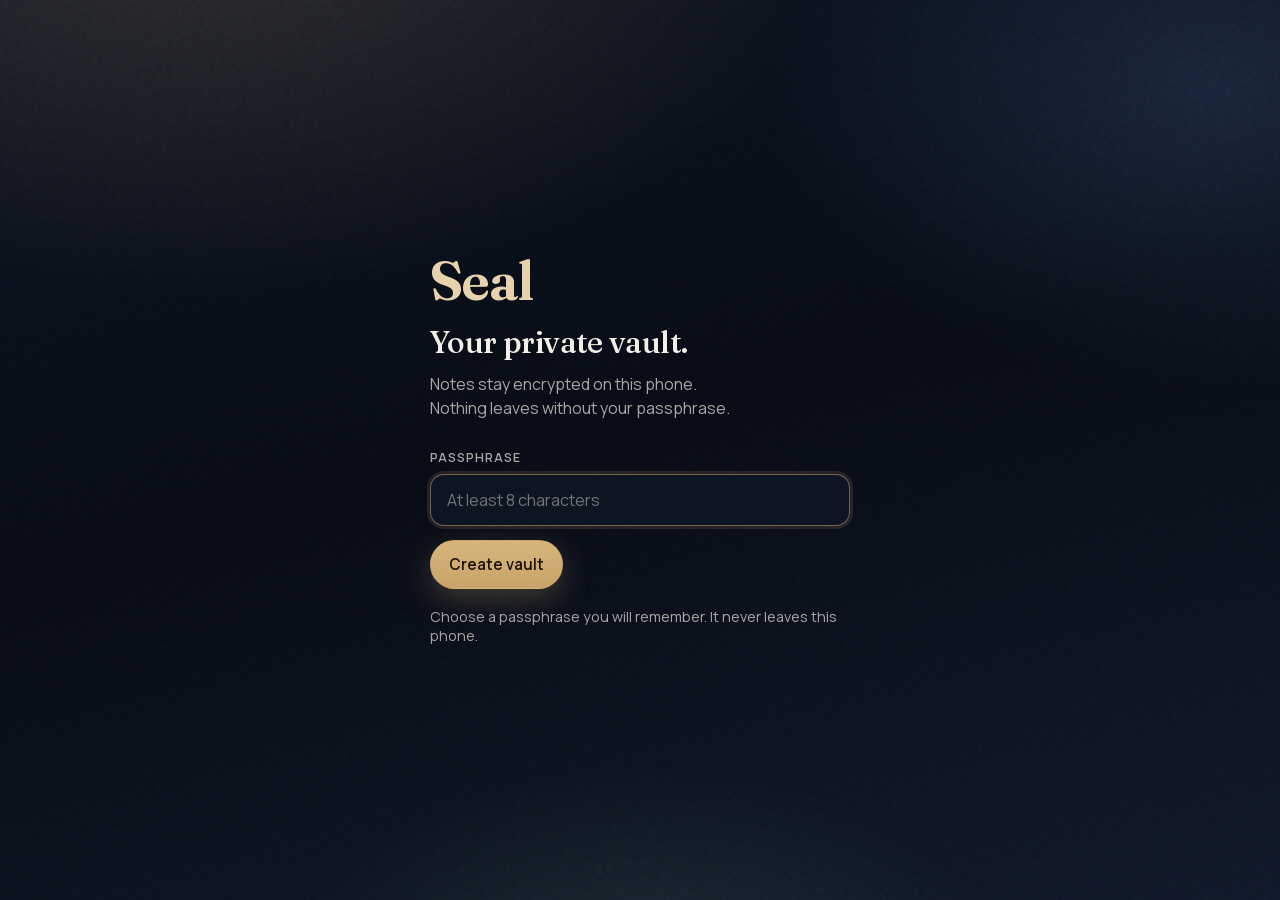
<file: seal/index.html>
<!DOCTYPE html>
<html lang="en">
<head>
  <meta charset="utf-8">
  <meta name="viewport" content="width=device-width, initial-scale=1, viewport-fit=cover">
  <meta name="robots" content="noindex, nofollow, noarchive">
  <meta name="referrer" content="no-referrer">
  <meta name="theme-color" content="#0b1220">
  <meta name="apple-mobile-web-app-capable" content="yes">
  <meta name="apple-mobile-web-app-status-bar-style" content="black-translucent">
  <meta name="apple-mobile-web-app-title" content="Seal">
  <meta name="description" content="Private notes vault for your iPhone. Encrypted on device.">
  <title>Seal</title>
  <link rel="icon" href="favicon.svg" type="image/svg+xml">
  <link rel="apple-touch-icon" href="favicon.svg">
  <link rel="stylesheet" href="fonts/fonts.css">
  <link rel="stylesheet" href="styles.css">
</head>
<body>
  <div class="atmosphere" aria-hidden="true"></div>

  <section id="gate" class="gate" aria-label="Unlock Seal">
    <div class="gate-inner">
      <p class="brand">Seal</p>
      <h1 class="headline">Your private vault.</h1>
      <p class="lede">Notes stay encrypted on this phone. Nothing leaves without your passphrase.</p>
      <form id="unlock-form" class="unlock" autocomplete="off">
        <label class="field">
          <span class="field-label">Passphrase</span>
          <input
            id="passphrase"
            name="passphrase"
            type="password"
            enterkeyhint="go"
            autocomplete="current-password"
            spellcheck="false"
            required
            minlength="8"
            placeholder="At least 8 characters"
          >
        </label>
        <div class="cta-row">
          <button type="submit" class="btn primary" id="unlock-btn">Unlock</button>
        </div>
        <p class="hint" id="gate-hint"></p>
      </form>
    </div>
  </section>

  <section id="vault" class="vault" hidden aria-label="Vault">
    <header class="topbar">
      <div>
        <p class="brand tiny">Seal</p>
        <p class="who" id="status-line">Unlocked on this device</p>
      </div>
      <button type="button" class="btn icon" id="lock-btn" aria-label="Lock vault">Lock</button>
    </header>

    <div class="composer">
      <label class="field">
        <span class="field-label">New note</span>
        <textarea id="note-body" rows="3" placeholder="Write something only you should see…" maxlength="4000"></textarea>
      </label>
      <button type="button" class="btn primary" id="save-btn">Save note</button>
    </div>

    <div class="list-head">
      <h2>Notes</h2>
      <span id="note-count">0</span>
    </div>
    <ul id="note-list" class="note-list"></ul>
    <p class="empty" id="empty-state" hidden>No notes yet. Your first one stays sealed on this phone.</p>
  </section>

  <script src="app.js" type="module"></script>
</body>
</html>
</file>
<file: seal/fonts/fonts.css>
/* vietnamese */
@font-face {
  font-family: 'Fraunces';
  font-style: normal;
  font-weight: 500;
  font-display: swap;
  src: url(f0.woff2) format('woff2');
  unicode-range: U+0102-0103, U+0110-0111, U+0128-0129, U+0168-0169, U+01A0-01A1, U+01AF-01B0, U+0300-0301, U+0303-0304, U+0308-0309, U+0323, U+0329, U+1EA0-1EF9, U+20AB;
}
/* latin-ext */
@font-face {
  font-family: 'Fraunces';
  font-style: normal;
  font-weight: 500;
  font-display: swap;
  src: url(f1.woff2) format('woff2');
  unicode-range: U+0100-02BA, U+02BD-02C5, U+02C7-02CC, U+02CE-02D7, U+02DD-02FF, U+0304, U+0308, U+0329, U+1D00-1DBF, U+1E00-1E9F, U+1EF2-1EFF, U+2020, U+20A0-20AB, U+20AD-20C4, U+2113, U+2C60-2C7F, U+A720-A7FF;
}
/* latin */
@font-face {
  font-family: 'Fraunces';
  font-style: normal;
  font-weight: 500;
  font-display: swap;
  src: url(f2.woff2) format('woff2');
  unicode-range: U+0000-00FF, U+0131, U+0152-0153, U+02BB-02BC, U+02C6, U+02DA, U+02DC, U+0304, U+0308, U+0329, U+2000-206F, U+20AC, U+2122, U+2191, U+2193, U+2212, U+2215, U+FEFF, U+FFFD;
}
/* vietnamese */
@font-face {
  font-family: 'Fraunces';
  font-style: normal;
  font-weight: 650;
  font-display: swap;
  src: url(f0.woff2) format('woff2');
  unicode-range: U+0102-0103, U+0110-0111, U+0128-0129, U+0168-0169, U+01A0-01A1, U+01AF-01B0, U+0300-0301, U+0303-0304, U+0308-0309, U+0323, U+0329, U+1EA0-1EF9, U+20AB;
}
/* latin-ext */
@font-face {
  font-family: 'Fraunces';
  font-style: normal;
  font-weight: 650;
  font-display: swap;
  src: url(f1.woff2) format('woff2');
  unicode-range: U+0100-02BA, U+02BD-02C5, U+02C7-02CC, U+02CE-02D7, U+02DD-02FF, U+0304, U+0308, U+0329, U+1D00-1DBF, U+1E00-1E9F, U+1EF2-1EFF, U+2020, U+20A0-20AB, U+20AD-20C4, U+2113, U+2C60-2C7F, U+A720-A7FF;
}
/* latin */
@font-face {
  font-family: 'Fraunces';
  font-style: normal;
  font-weight: 650;
  font-display: swap;
  src: url(f2.woff2) format('woff2');
  unicode-range: U+0000-00FF, U+0131, U+0152-0153, U+02BB-02BC, U+02C6, U+02DA, U+02DC, U+0304, U+0308, U+0329, U+2000-206F, U+20AC, U+2122, U+2191, U+2193, U+2212, U+2215, U+FEFF, U+FFFD;
}
/* cyrillic-ext */
@font-face {
  font-family: 'Manrope';
  font-style: normal;
  font-weight: 400;
  font-display: swap;
  src: url(f3.woff2) format('woff2');
  unicode-range: U+0460-052F, U+1C80-1C8A, U+20B4, U+2DE0-2DFF, U+A640-A69F, U+FE2E-FE2F;
}
/* cyrillic */
@font-face {
  font-family: 'Manrope';
  font-style: normal;
  font-weight: 400;
  font-display: swap;
  src: url(f4.woff2) format('woff2');
  unicode-range: U+0301, U+0400-045F, U+0490-0491, U+04B0-04B1, U+2116;
}
/* greek */
@font-face {
  font-family: 'Manrope';
  font-style: normal;
  font-weight: 400;
  font-display: swap;
  src: url(f5.woff2) format('woff2');
  unicode-range: U+0370-0377, U+037A-037F, U+0384-038A, U+038C, U+038E-03A1, U+03A3-03FF;
}
/* vietnamese */
@font-face {
  font-family: 'Manrope';
  font-style: normal;
  font-weight: 400;
  font-display: swap;
  src: url(f6.woff2) format('woff2');
  unicode-range: U+0102-0103, U+0110-0111, U+0128-0129, U+0168-0169, U+01A0-01A1, U+01AF-01B0, U+0300-0301, U+0303-0304, U+0308-0309, U+0323, U+0329, U+1EA0-1EF9, U+20AB;
}
/* latin-ext */
@font-face {
  font-family: 'Manrope';
  font-style: normal;
  font-weight: 400;
  font-display: swap;
  src: url(f7.woff2) format('woff2');
  unicode-range: U+0100-02BA, U+02BD-02C5, U+02C7-02CC, U+02CE-02D7, U+02DD-02FF, U+0304, U+0308, U+0329, U+1D00-1DBF, U+1E00-1E9F, U+1EF2-1EFF, U+2020, U+20A0-20AB, U+20AD-20C4, U+2113, U+2C60-2C7F, U+A720-A7FF;
}
/* latin */
@font-face {
  font-family: 'Manrope';
  font-style: normal;
  font-weight: 400;
  font-display: swap;
  src: url(f8.woff2) format('woff2');
  unicode-range: U+0000-00FF, U+0131, U+0152-0153, U+02BB-02BC, U+02C6, U+02DA, U+02DC, U+0304, U+0308, U+0329, U+2000-206F, U+20AC, U+2122, U+2191, U+2193, U+2212, U+2215, U+FEFF, U+FFFD;
}
/* cyrillic-ext */
@font-face {
  font-family: 'Manrope';
  font-style: normal;
  font-weight: 500;
  font-display: swap;
  src: url(f3.woff2) format('woff2');
  unicode-range: U+0460-052F, U+1C80-1C8A, U+20B4, U+2DE0-2DFF, U+A640-A69F, U+FE2E-FE2F;
}
/* cyrillic */
@font-face {
  font-family: 'Manrope';
  font-style: normal;
  font-weight: 500;
  font-display: swap;
  src: url(f4.woff2) format('woff2');
  unicode-range: U+0301, U+0400-045F, U+0490-0491, U+04B0-04B1, U+2116;
}
/* greek */
@font-face {
  font-family: 'Manrope';
  font-style: normal;
  font-weight: 500;
  font-display: swap;
  src: url(f5.woff2) format('woff2');
  unicode-range: U+0370-0377, U+037A-037F, U+0384-038A, U+038C, U+038E-03A1, U+03A3-03FF;
}
/* vietnamese */
@font-face {
  font-family: 'Manrope';
  font-style: normal;
  font-weight: 500;
  font-display: swap;
  src: url(f6.woff2) format('woff2');
  unicode-range: U+0102-0103, U+0110-0111, U+0128-0129, U+0168-0169, U+01A0-01A1, U+01AF-01B0, U+0300-0301, U+0303-0304, U+0308-0309, U+0323, U+0329, U+1EA0-1EF9, U+20AB;
}
/* latin-ext */
@font-face {
  font-family: 'Manrope';
  font-style: normal;
  font-weight: 500;
  font-display: swap;
  src: url(f7.woff2) format('woff2');
  unicode-range: U+0100-02BA, U+02BD-02C5, U+02C7-02CC, U+02CE-02D7, U+02DD-02FF, U+0304, U+0308, U+0329, U+1D00-1DBF, U+1E00-1E9F, U+1EF2-1EFF, U+2020, U+20A0-20AB, U+20AD-20C4, U+2113, U+2C60-2C7F, U+A720-A7FF;
}
/* latin */
@font-face {
  font-family: 'Manrope';
  font-style: normal;
  font-weight: 500;
  font-display: swap;
  src: url(f8.woff2) format('woff2');
  unicode-range: U+0000-00FF, U+0131, U+0152-0153, U+02BB-02BC, U+02C6, U+02DA, U+02DC, U+0304, U+0308, U+0329, U+2000-206F, U+20AC, U+2122, U+2191, U+2193, U+2212, U+2215, U+FEFF, U+FFFD;
}
/* cyrillic-ext */
@font-face {
  font-family: 'Manrope';
  font-style: normal;
  font-weight: 600;
  font-display: swap;
  src: url(f3.woff2) format('woff2');
  unicode-range: U+0460-052F, U+1C80-1C8A, U+20B4, U+2DE0-2DFF, U+A640-A69F, U+FE2E-FE2F;
}
/* cyrillic */
@font-face {
  font-family: 'Manrope';
  font-style: normal;
  font-weight: 600;
  font-display: swap;
  src: url(f4.woff2) format('woff2');
  unicode-range: U+0301, U+0400-045F, U+0490-0491, U+04B0-04B1, U+2116;
}
/* greek */
@font-face {
  font-family: 'Manrope';
  font-style: normal;
  font-weight: 600;
  font-display: swap;
  src: url(f5.woff2) format('woff2');
  unicode-range: U+0370-0377, U+037A-037F, U+0384-038A, U+038C, U+038E-03A1, U+03A3-03FF;
}
/* vietnamese */
@font-face {
  font-family: 'Manrope';
  font-style: normal;
  font-weight: 600;
  font-display: swap;
  src: url(f6.woff2) format('woff2');
  unicode-range: U+0102-0103, U+0110-0111, U+0128-0129, U+0168-0169, U+01A0-01A1, U+01AF-01B0, U+0300-0301, U+0303-0304, U+0308-0309, U+0323, U+0329, U+1EA0-1EF9, U+20AB;
}
/* latin-ext */
@font-face {
  font-family: 'Manrope';
  font-style: normal;
  font-weight: 600;
  font-display: swap;
  src: url(f7.woff2) format('woff2');
  unicode-range: U+0100-02BA, U+02BD-02C5, U+02C7-02CC, U+02CE-02D7, U+02DD-02FF, U+0304, U+0308, U+0329, U+1D00-1DBF, U+1E00-1E9F, U+1EF2-1EFF, U+2020, U+20A0-20AB, U+20AD-20C4, U+2113, U+2C60-2C7F, U+A720-A7FF;
}
/* latin */
@font-face {
  font-family: 'Manrope';
  font-style: normal;
  font-weight: 600;
  font-display: swap;
  src: url(f8.woff2) format('woff2');
  unicode-range: U+0000-00FF, U+0131, U+0152-0153, U+02BB-02BC, U+02C6, U+02DA, U+02DC, U+0304, U+0308, U+0329, U+2000-206F, U+20AC, U+2122, U+2191, U+2193, U+2212, U+2215, U+FEFF, U+FFFD;
}
/* cyrillic-ext */
@font-face {
  font-family: 'Manrope';
  font-style: normal;
  font-weight: 700;
  font-display: swap;
  src: url(f3.woff2) format('woff2');
  unicode-range: U+0460-052F, U+1C80-1C8A, U+20B4, U+2DE0-2DFF, U+A640-A69F, U+FE2E-FE2F;
}
/* cyrillic */
@font-face {
  font-family: 'Manrope';
  font-style: normal;
  font-weight: 700;
  font-display: swap;
  src: url(f4.woff2) format('woff2');
  unicode-range: U+0301, U+0400-045F, U+0490-0491, U+04B0-04B1, U+2116;
}
/* greek */
@font-face {
  font-family: 'Manrope';
  font-style: normal;
  font-weight: 700;
  font-display: swap;
  src: url(f5.woff2) format('woff2');
  unicode-range: U+0370-0377, U+037A-037F, U+0384-038A, U+038C, U+038E-03A1, U+03A3-03FF;
}
/* vietnamese */
@font-face {
  font-family: 'Manrope';
  font-style: normal;
  font-weight: 700;
  font-display: swap;
  src: url(f6.woff2) format('woff2');
  unicode-range: U+0102-0103, U+0110-0111, U+0128-0129, U+0168-0169, U+01A0-01A1, U+01AF-01B0, U+0300-0301, U+0303-0304, U+0308-0309, U+0323, U+0329, U+1EA0-1EF9, U+20AB;
}
/* latin-ext */
@font-face {
  font-family: 'Manrope';
  font-style: normal;
  font-weight: 700;
  font-display: swap;
  src: url(f7.woff2) format('woff2');
  unicode-range: U+0100-02BA, U+02BD-02C5, U+02C7-02CC, U+02CE-02D7, U+02DD-02FF, U+0304, U+0308, U+0329, U+1D00-1DBF, U+1E00-1E9F, U+1EF2-1EFF, U+2020, U+20A0-20AB, U+20AD-20C4, U+2113, U+2C60-2C7F, U+A720-A7FF;
}
/* latin */
@font-face {
  font-family: 'Manrope';
  font-style: normal;
  font-weight: 700;
  font-display: swap;
  src: url(f8.woff2) format('woff2');
  unicode-range: U+0000-00FF, U+0131, U+0152-0153, U+02BB-02BC, U+02C6, U+02DA, U+02DC, U+0304, U+0308, U+0329, U+2000-206F, U+20AC, U+2122, U+2191, U+2193, U+2212, U+2215, U+FEFF, U+FFFD;
}
</file>
<file: seal/styles.css>
:root {
  --ink: #070b14;
  --ink-2: #0b1220;
  --panel: rgba(16, 24, 40, 0.72);
  --line: rgba(201, 164, 106, 0.22);
  --gold: #c9a46a;
  --gold-soft: #e6d3ad;
  --text: #f3efe6;
  --muted: rgba(243, 239, 230, 0.68);
  --danger: #d97868;
  --ok: #7fbf9a;
  --shadow: 0 24px 80px rgba(0, 0, 0, 0.45);
  --radius: 18px;
  --font-display: "Fraunces", Georgia, serif;
  --font-body: "Manrope", system-ui, sans-serif;
  --safe-top: env(safe-area-inset-top, 0px);
  --safe-bottom: env(safe-area-inset-bottom, 0px);
}

* {
  box-sizing: border-box;
}

html, body {
  margin: 0;
  min-height: 100%;
  background: var(--ink);
  color: var(--text);
  font-family: var(--font-body);
  -webkit-font-smoothing: antialiased;
  text-rendering: optimizeLegibility;
}

body {
  min-height: 100dvh;
  overflow-x: hidden;
}

.atmosphere {
  position: fixed;
  inset: 0;
  z-index: 0;
  background:
    radial-gradient(1200px 700px at 15% -10%, rgba(201, 164, 106, 0.18), transparent 55%),
    radial-gradient(900px 600px at 95% 10%, rgba(79, 120, 168, 0.22), transparent 50%),
    radial-gradient(800px 500px at 50% 110%, rgba(127, 191, 154, 0.12), transparent 45%),
    linear-gradient(165deg, #0b1220 0%, #070b14 48%, #101828 100%);
  pointer-events: none;
}

.atmosphere::after {
  content: "";
  position: absolute;
  inset: 0;
  opacity: 0.35;
  background-image: url("data:image/svg+xml,%3Csvg viewBox='0 0 200 200' xmlns='http://www.w3.org/2000/svg'%3E%3Cfilter id='n'%3E%3CfeTurbulence type='fractalNoise' baseFrequency='0.85' numOctaves='3' stitchTiles='stitch'/%3E%3C/filter%3E%3Crect width='100%25' height='100%25' filter='url(%23n)' opacity='0.55'/%3E%3C/svg%3E");
  mix-blend-mode: soft-light;
}

.gate,
.vault {
  position: relative;
  z-index: 1;
}

.gate {
  min-height: 100dvh;
  display: grid;
  place-items: center;
  padding:
    calc(28px + var(--safe-top))
    22px
    calc(28px + var(--safe-bottom));
}

.gate-inner {
  width: min(100%, 420px);
  animation: rise 700ms cubic-bezier(0.22, 1, 0.36, 1) both;
}

.brand {
  margin: 0 0 18px;
  font-family: var(--font-display);
  font-size: clamp(2.6rem, 10vw, 3.4rem);
  font-weight: 650;
  letter-spacing: -0.03em;
  line-height: 0.95;
  color: var(--gold-soft);
}

.brand.tiny {
  font-size: 1.35rem;
  margin: 0 0 4px;
}

.headline {
  margin: 0 0 12px;
  font-family: var(--font-display);
  font-size: clamp(1.55rem, 5.5vw, 1.9rem);
  font-weight: 500;
  letter-spacing: -0.02em;
  line-height: 1.15;
}

.lede {
  margin: 0 0 28px;
  color: var(--muted);
  font-size: 1rem;
  line-height: 1.55;
  max-width: 34ch;
}

.unlock,
.composer {
  display: grid;
  gap: 14px;
}

.field {
  display: grid;
  gap: 8px;
}

.field-label {
  font-size: 0.78rem;
  font-weight: 600;
  letter-spacing: 0.08em;
  text-transform: uppercase;
  color: var(--muted);
}

input,
textarea {
  width: 100%;
  border: 1px solid var(--line);
  background: var(--panel);
  color: var(--text);
  border-radius: 14px;
  padding: 14px 16px;
  font: inherit;
  font-size: 1rem;
  outline: none;
  backdrop-filter: blur(14px);
  -webkit-backdrop-filter: blur(14px);
  box-shadow: inset 0 1px 0 rgba(255, 255, 255, 0.04);
  transition: border-color 180ms ease, box-shadow 180ms ease;
}

textarea {
  resize: vertical;
  min-height: 96px;
}

input:focus,
textarea:focus {
  border-color: rgba(201, 164, 106, 0.55);
  box-shadow: 0 0 0 3px rgba(201, 164, 106, 0.15);
}

.cta-row {
  display: flex;
  gap: 10px;
  flex-wrap: wrap;
}

.btn {
  appearance: none;
  border: 1px solid transparent;
  border-radius: 999px;
  padding: 13px 18px;
  font: inherit;
  font-weight: 600;
  font-size: 0.95rem;
  cursor: pointer;
  transition: transform 160ms ease, background 160ms ease, border-color 160ms ease, opacity 160ms ease;
}

.btn:active {
  transform: scale(0.98);
}

.btn.primary {
  background: linear-gradient(180deg, #d7b57a 0%, #c9a46a 100%);
  color: #1a1208;
  box-shadow: 0 10px 30px rgba(201, 164, 106, 0.28);
}

.btn.ghost {
  background: transparent;
  border-color: var(--line);
  color: var(--gold-soft);
}

.btn.icon {
  background: rgba(255, 255, 255, 0.04);
  border-color: var(--line);
  color: var(--text);
  padding-inline: 16px;
}

.btn.danger {
  background: transparent;
  border-color: rgba(217, 120, 104, 0.35);
  color: var(--danger);
  padding: 8px 12px;
  font-size: 0.82rem;
}

.hint {
  min-height: 1.3em;
  margin: 4px 0 0;
  color: var(--muted);
  font-size: 0.9rem;
}

.hint.error {
  color: var(--danger);
}

.hint.ok {
  color: var(--ok);
}

.vault {
  width: min(100%, 720px);
  margin: 0 auto;
  padding:
    calc(18px + var(--safe-top))
    18px
    calc(28px + var(--safe-bottom));
  animation: rise 500ms cubic-bezier(0.22, 1, 0.36, 1) both;
}

.topbar {
  display: flex;
  align-items: flex-start;
  justify-content: space-between;
  gap: 16px;
  margin-bottom: 22px;
}

.who {
  margin: 0;
  color: var(--muted);
  font-size: 0.9rem;
}

.composer {
  margin-bottom: 28px;
  padding: 16px;
  border: 1px solid var(--line);
  border-radius: var(--radius);
  background: var(--panel);
  backdrop-filter: blur(16px);
  -webkit-backdrop-filter: blur(16px);
  box-shadow: var(--shadow);
}

.list-head {
  display: flex;
  align-items: baseline;
  justify-content: space-between;
  margin-bottom: 12px;
}

.list-head h2 {
  margin: 0;
  font-family: var(--font-display);
  font-size: 1.35rem;
  font-weight: 500;
}

.list-head span {
  color: var(--muted);
  font-size: 0.9rem;
}

.note-list {
  list-style: none;
  margin: 0;
  padding: 0;
  display: grid;
  gap: 10px;
}

.note-item {
  border: 1px solid var(--line);
  border-radius: 16px;
  background: rgba(12, 18, 30, 0.78);
  padding: 14px 14px 12px;
  animation: rise 420ms cubic-bezier(0.22, 1, 0.36, 1) both;
}

.note-item p {
  margin: 0 0 12px;
  white-space: pre-wrap;
  word-break: break-word;
  line-height: 1.5;
  font-size: 0.98rem;
}

.note-meta {
  display: flex;
  align-items: center;
  justify-content: space-between;
  gap: 10px;
  color: var(--muted);
  font-size: 0.78rem;
}

.empty {
  color: var(--muted);
  line-height: 1.5;
}

[hidden] {
  display: none !important;
}

@keyframes rise {
  from {
    opacity: 0;
    transform: translateY(14px);
  }
  to {
    opacity: 1;
    transform: translateY(0);
  }
}

@media (prefers-reduced-motion: reduce) {
  .gate-inner,
  .vault,
  .note-item {
    animation: none;
  }
}
</file>
